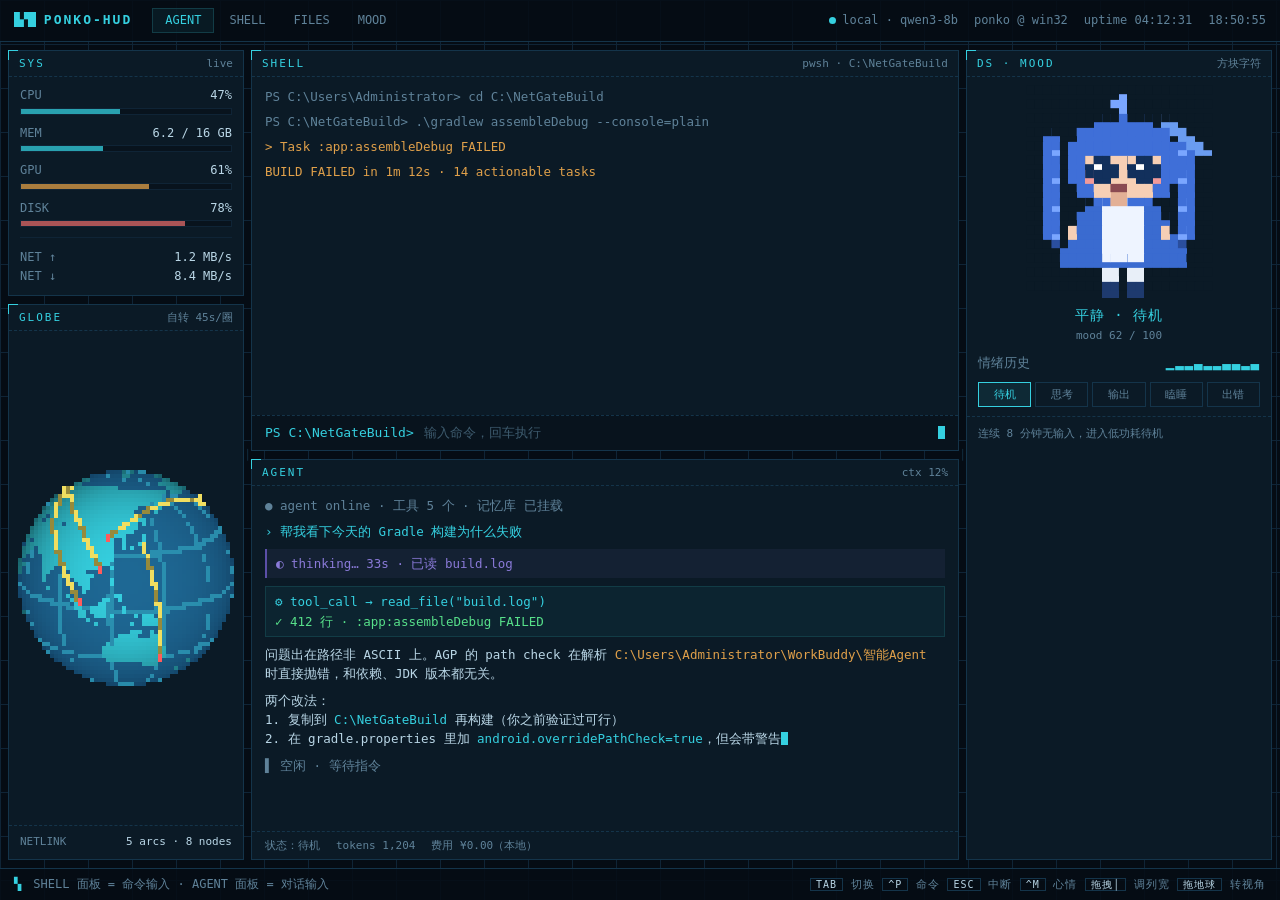
<file: mockup/index.html>
<!DOCTYPE html>
<!-- Ponko-HUD · (c) 2026 visitor257 · MIT License · github.com/visitor257/Ponko-HUD -->
<html lang="zh-CN">
<head>
<meta charset="utf-8">
<title>PONKO-HUD · 界面视觉稿</title>
<style>
  *{box-sizing:border-box}
  :root{
    --accent:#35d0e0;
    --accent-dim:#123c46;
    --line:#14344a;
    --line-soft:#0f2436;
    --bg:#050c14;
    --panel:#0b1a26;
    --panel-2:#08131d;
    --text:#b9d6e6;
    --text-dim:#5f8299;
    --font:"Cascadia Mono","JetBrains Mono","Sarasa Mono SC",Consolas,"Microsoft YaHei Mono",monospace;
  }
  html,body{height:100%}
  body{
    margin:0;background:var(--bg);color:var(--text);
    font-family:var(--font);font-size:13px;line-height:1.55;
    -webkit-font-smoothing:antialiased;
  }
  .app{
    height:100vh;display:grid;grid-template-rows:42px 1fr 32px;
    background-image:linear-gradient(var(--line-soft) 1px,transparent 1px),linear-gradient(90deg,var(--line-soft) 1px,transparent 1px);
    background-size:44px 44px;
  }
  .bar{display:flex;align-items:center;gap:14px;padding:0 14px;border-bottom:1px solid var(--line);background:rgba(5,12,20,.86)}
  .logo{color:var(--accent);letter-spacing:2px;font-weight:600}
  .logo b{background:var(--accent);color:#04141a;padding:0 6px;margin-right:8px}
  .tabs{display:flex;gap:2px;margin-left:6px}
  .tab{padding:2px 12px;color:var(--text-dim);border:1px solid transparent;font-size:12px}
  .tab.on{color:var(--accent);border-color:var(--accent-dim);background:rgba(53,208,224,.07)}
  .spacer{flex:1}
  .meta{color:var(--text-dim);font-size:12px;display:flex;gap:16px;align-items:center}
  .dot{width:7px;height:7px;border-radius:50%;background:var(--accent);display:inline-block;margin-right:6px;animation:pulse 2.4s ease-in-out infinite}
  @keyframes pulse{0%,100%{opacity:1}50%{opacity:.25}}
  .main{display:flex;padding:8px;min-height:0}
  .panel{background:var(--panel);border:1px solid var(--line);display:flex;flex-direction:column;min-height:0;position:relative;transition:border-color .15s}
  .panel:hover{border-color:var(--accent-dim)}
  .col{display:flex;flex-direction:column;gap:8px;min-height:0}
  .split{width:7px;flex:none;cursor:col-resize;display:flex;align-items:center;justify-content:center;color:var(--line)}
  .split::before{content:"│";font-size:10px}
  .split:hover,.split.active{color:var(--accent)}
  .chat::-webkit-scrollbar{width:6px}
  .chat::-webkit-scrollbar-thumb{background:var(--accent-dim)}
  .chat::-webkit-scrollbar-track{background:transparent}
  .panel::after{content:"";position:absolute;top:-1px;left:-1px;width:9px;height:9px;border-top:1px solid var(--accent);border-left:1px solid var(--accent)}
  .ph{padding:4px 10px;font-size:11px;letter-spacing:2px;color:var(--accent);border-bottom:1px dashed var(--line);display:flex;justify-content:space-between}
  .ph span{color:var(--text-dim);letter-spacing:0}
  .pb{padding:9px 11px;overflow:hidden}
  .row{display:flex;justify-content:space-between;margin-bottom:3px;font-size:12px}
  .row i{color:var(--text-dim);font-style:normal}
  .bar-track{height:7px;background:var(--panel-2);border:1px solid var(--line-soft);margin-bottom:9px;position:relative;overflow:hidden}
  .bar-fill{height:100%;background:var(--accent);opacity:.75}
  .bar-fill.warn{background:#e0a04a}
  .bar-fill.crit{background:#e06a6a}
  .sep{height:1px;background:var(--line-soft);margin:10px 0}
  .spark{color:var(--accent);letter-spacing:1px;font-size:14px}
  .kv{display:flex;justify-content:space-between;font-size:12px;color:var(--text-dim)}
  .kv b{color:var(--text);font-weight:400}
  .term{flex:1;padding:9px 13px;overflow-y:auto;font-size:12.5px;color:var(--text-dim);line-height:1.75}
  .term p{margin:0 0 3px}
  .term .warn{color:#e0a04a}
  .cmdline{display:flex;align-items:center;gap:8px;border-top:1px dashed var(--line);padding:7px 13px;background:var(--panel-2)}
  .cmdline .ps{color:var(--accent);white-space:nowrap}
  .cmdline input::placeholder{color:#3d5a6d}
  .moodhist{display:flex;justify-content:space-between;align-items:baseline;padding:0 11px 8px;color:var(--text-dim)}
  /* chat */
  .chat{flex:1;padding:10px 13px;overflow-y:auto;font-size:12.5px}
  .chat p{margin:0 0 7px}
  .sys{color:var(--text-dim)}
  .u{color:var(--accent)}
  .a{color:var(--text)}
  .think{color:#8a7ad8;background:rgba(138,122,216,.07);border-left:2px solid #5b4fa8;padding:5px 9px;margin-bottom:8px}
  .tool{border:1px solid var(--accent-dim);background:rgba(53,208,224,.05);padding:5px 9px;margin-bottom:8px}
  .tool .t{color:var(--accent)}
  .tool .r{color:#57e08a}
  .cursor{display:inline-block;width:7px;height:13px;background:var(--accent);vertical-align:-2px;animation:blink .9s step-end infinite}
  @keyframes blink{0%,49%{opacity:1}50%,100%{opacity:0}}
  .chatfoot{border-top:1px dashed var(--line);padding:5px 13px;font-size:11px;color:var(--text-dim);display:flex;gap:16px}
  /* mood */
  .charbox{padding:10px 0 4px;text-align:center}
  pre.art{margin:0;display:inline-block;font-size:14px;line-height:14px;letter-spacing:0;font-family:var(--font)}
  .moodname{text-align:center;font-size:14px;color:var(--accent);letter-spacing:1px}
  .moodval{text-align:center;font-size:11px;color:var(--text-dim);margin-bottom:8px}
  .chips{display:flex;flex-wrap:wrap;gap:4px;padding:0 11px 9px}
  .chip{flex:1 1 auto;text-align:center;font-size:11px;padding:3px 6px;border:1px solid var(--line);color:var(--text-dim);cursor:pointer;user-select:none;white-space:nowrap}
  .chip:hover{border-color:var(--accent-dim);color:var(--text)}
  .chip.on{border-color:var(--accent);color:var(--accent);background:rgba(53,208,224,.08)}
  .tip{font-size:11px;color:var(--text-dim);padding:0 11px 10px;border-top:1px dashed var(--line);padding-top:8px}
  /* globe */
  .globebox{flex:1;display:flex;align-items:center;justify-content:center;min-height:0;padding:8px;position:relative}
  canvas.globe{image-rendering:pixelated;cursor:grab}
  canvas.globe.grabbing{cursor:grabbing}
  .globeinfo{display:flex;justify-content:space-between;font-size:11px;color:var(--text-dim);padding:0 11px 9px;border-top:1px dashed var(--line);padding-top:7px}
  .globeinfo b{color:var(--text);font-weight:400}
  .foot{display:flex;align-items:center;gap:12px;padding:0 14px;border-top:1px solid var(--line);background:rgba(5,12,20,.86);font-size:12px}
  .prompt{color:var(--accent)}
  .keys{color:var(--text-dim);font-size:11px;margin-left:auto;letter-spacing:1px}
  .keys kbd{border:1px solid var(--line);padding:0 5px;color:var(--text);font-family:var(--font);font-size:10px}
  input.cmd{flex:1;background:transparent;border:0;outline:0;color:var(--text);font-family:var(--font);font-size:12.5px;caret-color:var(--accent)}
</style>
</head>
<body>
<div class="app">

  <div class="bar">
    <div class="logo"><b>▚</b>PONKO-HUD</div>
    <div class="tabs">
      <div class="tab on">AGENT</div>
      <div class="tab">SHELL</div>
      <div class="tab">FILES</div>
      <div class="tab">MOOD</div>
    </div>
    <div class="spacer"></div>
    <div class="meta">
      <span><span class="dot"></span>local · qwen3-8b</span>
      <span id="host">ponko @ win32</span>
      <span>uptime 04:12:31</span>
      <span id="clock">--:--:--</span>
    </div>
  </div>

  <div class="main">

    <div class="col" id="pLeft" style="width:236px;flex:none">
      <div class="panel">
        <div class="ph">SYS<span>live</span></div>
        <div class="pb">
          <div class="row"><i>CPU</i><span>47%</span></div>
          <div class="bar-track"><div class="bar-fill" style="width:47%"></div></div>
          <div class="row"><i>MEM</i><span>6.2 / 16 GB</span></div>
          <div class="bar-track"><div class="bar-fill" style="width:39%"></div></div>
          <div class="row"><i>GPU</i><span>61%</span></div>
          <div class="bar-track"><div class="bar-fill warn" style="width:61%"></div></div>
          <div class="row"><i>DISK</i><span>78%</span></div>
          <div class="bar-track"><div class="bar-fill crit" style="width:78%"></div></div>
          <div class="sep"></div>
          <div class="kv"><span>NET ↑</span><b>1.2 MB/s</b></div>
          <div class="kv"><span>NET ↓</span><b>8.4 MB/s</b></div>
        </div>
      </div>

      <div class="panel" style="flex:1;min-height:0">
        <div class="ph">GLOBE<span id="globestat">自转 45s/圈</span></div>
        <div class="globebox" id="globebox"><canvas class="globe" id="globe"></canvas></div>
        <div class="globeinfo">
          <span>NETLINK</span>
          <b><span id="arcsN">5</span> arcs · <span id="nodesN">8</span> nodes</b>
        </div>
      </div>
    </div>

    <div class="split" id="s1"></div>

    <div class="col" style="flex:1;min-width:0">
      <div class="panel" style="flex:1;min-height:0">
        <div class="ph">SHELL<span>pwsh · C:\NetGateBuild</span></div>
        <div class="term">
          <p>PS C:\Users\Administrator&gt; cd C:\NetGateBuild</p>
          <p>PS C:\NetGateBuild&gt; .\gradlew assembleDebug --console=plain</p>
          <p class="warn">&gt; Task :app:assembleDebug FAILED</p>
          <p class="warn">BUILD FAILED in 1m 12s · 14 actionable tasks</p>
        </div>
        <div class="cmdline">
          <span class="ps">PS C:\NetGateBuild&gt;</span>
          <input class="cmd" placeholder="输入命令，回车执行" spellcheck="false">
          <span class="cursor"></span>
        </div>
      </div>

      <div class="panel" style="flex:1;min-height:0">
        <div class="ph">AGENT<span id="ctx">ctx 12%</span></div>
      <div class="chat">
        <p class="sys">● agent online · 工具 5 个 · 记忆库 已挂载</p>
        <p class="u">› 帮我看下今天的 Gradle 构建为什么失败</p>
        <div class="think">◐ thinking… 33s · 已读 build.log</div>
        <div class="tool">
          <div class="t">⚙ tool_call → read_file("build.log")</div>
          <div class="r">✓ 412 行 · :app:assembleDebug FAILED</div>
        </div>
        <p class="a">问题出在路径非 ASCII 上。AGP 的 path check 在解析
        <span style="color:#e0a04a">C:\Users\Administrator\WorkBuddy\智能Agent</span>
        时直接抛错，和依赖、JDK 版本都无关。</p>
        <p class="a">两个改法：<br>
        1. 复制到 <span class="u">C:\NetGateBuild</span> 再构建（你之前验证过可行）<br>
        2. 在 gradle.properties 里加 <span class="u">android.overridePathCheck=true</span>，但会带警告<span class="cursor"></span></p>
        <p class="sys" id="streamline">▌ 流式输出中 · 3.2 tok/s</p>
      </div>
      <div class="chatfoot">
        <span id="footstate">状态：待机</span>
        <span>tokens 1,204</span>
        <span>费用 ¥0.00（本地）</span>
      </div>
      </div>
    </div>

    <div class="split" id="s2"></div>

    <div class="col" id="pRight" style="width:306px;flex:none">
      <div class="panel" style="flex:1;min-height:0">
        <div class="ph">DS · MOOD<span>方块字符</span></div>
        <div class="charbox"><pre class="art" id="art"></pre></div>
        <div class="moodname" id="moodname">平静 · 待机</div>
        <div class="moodval" id="moodval">mood 62 / 100</div>
        <div class="moodhist"><span>情绪历史</span><span class="spark" id="spark">▁▂▂▃▂▂▃▃▂▃</span></div>
        <div class="chips" id="chips">
          <div class="chip on" data-s="idle">待机</div>
          <div class="chip" data-s="think">思考</div>
          <div class="chip" data-s="stream">输出</div>
          <div class="chip" data-s="sleepy">瞌睡</div>
          <div class="chip" data-s="error">出错</div>
        </div>
        <div class="tip" id="tip">连续 8 分钟无输入，进入低功耗待机</div>
      </div>
    </div>

  </div>

  <div class="foot">
    <span class="prompt">▚</span>
    <span style="color:var(--text-dim)">SHELL 面板 = 命令输入 · AGENT 面板 = 对话输入</span>
    <span class="keys"><kbd>TAB</kbd> 切换 <kbd>^P</kbd> 命令 <kbd>ESC</kbd> 中断 <kbd>^M</kbd> 心情 <kbd>拖拽│</kbd> 调列宽 <kbd>拖地球</kbd> 转视角</span>
  </div>

</div>

<script>
/*PIXEL-BEGIN*/
const W = 22, H = 30, BG = '#0b1a26';
const P = {
  hair:'#3f6fd8', hi:'#7aa6ff', dark:'#2a4e9e',
  skin:'#f6cfb5', sh:'#e3b096',
  eye:'#12305c', white:'#ffffff', blush:'#f19a9a',
  dress:'#3a6bd0', apron:'#eef4ff', sock:'#e8eff8', shoe:'#1e3a6e',
  fin:'#6a9cf0', zzz:'#93bcff', spark:'#ffe08a', tear:'#8fd8ff', mouth:'#8a4a52'
};
function build(st){
  const g=[]; for(let y=0;y<H;y++) g.push(new Array(W).fill(BG));
  const set=(x,y,c)=>{ x=Math.round(x); y=Math.round(y); if(x>=0&&x<W&&y>=0&&y<H) g[y][x]=c; };
  const ell=(cx,cy,rx,ry,c,f)=>{
    for(let y=Math.floor(cy-ry);y<=Math.ceil(cy+ry);y++)
      for(let x=Math.floor(cx-rx);x<=Math.ceil(cx+rx);x++){
        const dx=(x-cx)/rx, dy=(y-cy)/ry;
        if(dx*dx+dy*dy<=1 && (!f||f(x,y))) set(x,y,c);
      }
  };
  for(let y=7;y<=21;y++){ set(2,y,P.hair); set(3,y,P.hair); set(18,y,P.hair); set(19,y,P.hair); }
  for(let y=9;y<=21;y+=4){ set(3,y,P.hi); set(18,y,P.hi); }
  set(3,22,P.dark); set(18,22,P.dark);
  set(11,1,P.hi); set(11,2,P.hi); set(11,3,P.hi); set(10,2,P.hi);
  for(let i=0;i<5;i++){ set(16+i,5+i,P.fin); set(17+i,5+i,P.fin); }
  ell(11,10.5,7,6.5,P.hair);
  ell(11,8.6,6.2,4.4,P.hi,(x,y)=> y<9 && x<14 && x>8);
  ell(11,11.6,4.7,4.5,P.skin);
  ell(11,10.5,7,6.5,P.hair,(x,y)=> y<=9);
  ell(11,10.5,7,6.5,P.hair,(x,y)=> y>9 && (x<=5 || x>=17));
  const eyeL=8.5, eyeR=13.5;
  if(st==='sleepy'){
    for(let x=eyeL-1.5;x<=eyeL+1.5;x++) set(x,12,P.eye);
    for(let x=eyeR-1.5;x<=eyeR+1.5;x++) set(x,12,P.eye);
  } else if(st==='error'){
    [-1,0,1].forEach(d=>{ set(eyeL-1+d,12+(d===0?-1:0),P.eye); set(eyeR-1+d,12+(d===0?-1:0),P.eye); });
  } else if(st==='think'){
    ell(eyeL,11.6,1.7,1.9,P.eye);
    for(let x=eyeR-1.5;x<=eyeR+1.5;x++) set(x,12,P.eye);
  } else {
    const r = st==='stream' ? 2.05 : 1.7;
    ell(eyeL,11.6,r,r*1.15,P.eye); ell(eyeR,11.6,r,r*1.15,P.eye);
    set(eyeL-0.6,11,P.white); set(eyeR-0.6,11,P.white);
  }
  if(st==='idle'||st==='stream'){ set(7,13.4,P.blush); set(15,13.4,P.blush); }
  if(st==='stream'){ set(10,14,P.mouth); set(11,14,P.mouth); set(10,15,P.mouth); set(11,15,P.mouth); }
  else if(st==='error'){ set(10,15,P.mouth); set(11,14.6,P.mouth); set(12,15,P.mouth); }
  else { set(10,14,P.mouth); set(11,14,P.mouth); }
  if(st==='sleepy'){ set(2,5,P.zzz); set(3,4,P.zzz); set(4,3,P.zzz); set(1,3,P.zzz); }
  if(st==='think'){ set(18,13,P.spark); set(19,13,P.spark); set(20,13,P.spark); }
  if(st==='stream'){ set(4,4,P.spark); set(20,16,P.spark); set(3,17,P.spark); }
  if(st==='error'){ set(15,14,P.tear); set(15,15,P.tear); }
  set(10,15,P.sh); set(11,15,P.sh); set(10,16,P.sh); set(11,16,P.sh);
  for(let y=17;y<=25;y++){ const hw=Math.round(4+(y-17)*0.42); for(let x=11-hw;x<=11+hw;x++) set(x,y,P.dress); }
  for(let y=18;y<=24;y++) for(let x=9;x<=13;x++) set(x,y,P.apron);
  for(let x=9;x<=13;x++) set(x,17,P.apron);
  set(6,18,P.dress); set(6,19,P.dress); set(5,20,P.skin); set(5,21,P.skin);
  set(15,18,P.dress); set(15,19,P.dress); set(16,20,P.skin); set(16,21,P.skin);
  for(let y=26;y<=27;y++){ set(9,y,P.sock); set(10,y,P.sock); set(12,y,P.sock); set(13,y,P.sock); }
  for(let y=28;y<=29;y++){ set(9,y,P.shoe); set(10,y,P.shoe); set(12,y,P.shoe); set(13,y,P.shoe); }
  return g;
}
/*PIXEL-END*/

const STATES = {
  idle:   {name:'平静 · 待机',  color:'#35d0e0', mood:62, sp:'▁▂▂▃▂▂▃▃▂▃', foot:'状态：待机',   line:'▌ 空闲 · 等待指令',        tip:'连续 8 分钟无输入，进入低功耗待机'},
  think:  {name:'专注 · 思考中', color:'#ffb454', mood:78, sp:'▃▄▃▅▆▅▄▅▆▇', foot:'状态：思考中', line:'◐ 推理中 · 已调用 1 个工具', tip:'上下文 12% · 单轮思考 33s'},
  stream: {name:'兴奋 · 输出中', color:'#57e08a', mood:88, sp:'▂▃▅▆▇█▇▆▇█', foot:'状态：输出中', line:'▌ 流式输出中 · 3.2 tok/s',  tip:'3.2 tok/s · 已输出 1,204 tokens'},
  sleepy: {name:'困倦 · 打瞌睡', color:'#8b7ff0', mood:30, sp:'▅▄▃▂▂▁▁▁▂▁', foot:'状态：打瞌睡', line:'z Z z · 已 42 分钟空闲',    tip:'已 42 分钟空闲，建议丢点新任务给它'},
  error:  {name:'沮丧 · 出错',  color:'#ff6b6b', mood:22, sp:'▆▅▇▆▅▃▂▁▁▁', foot:'状态：出错',   line:'! 上次构建失败 · 重试中', tip:'上一轮工具调用失败，心情回落'}
};

const art = document.getElementById('art');
function render(state){
  const g = build(state);
  let html = '';
  for(let y=0; y<H; y+=2){
    for(let x=0; x<W; x++){
      html += '<span style="color:'+g[y][x]+';background:'+g[y+1][x]+'">▀</span>';
    }
    html += '\n';
  }
  art.innerHTML = html;
  const m = STATES[state];
  document.documentElement.style.setProperty('--accent', m.color);
  document.getElementById('moodname').textContent = m.name;
  document.getElementById('moodval').textContent = 'mood ' + m.mood + ' / 100';
  document.getElementById('tip').textContent = m.tip;
  document.getElementById('spark').textContent = m.sp;
  document.getElementById('footstate').textContent = m.foot;
  document.getElementById('streamline').textContent = m.line;
}

document.getElementById('chips').addEventListener('click', e=>{
  const chip = e.target.closest('.chip');
  if(!chip) return;
  document.querySelectorAll('.chip').forEach(c=>c.classList.remove('on'));
  chip.classList.add('on');
  render(chip.dataset.s);
});

function tick(){
  const d = new Date();
  const p = n => String(n).padStart(2,'0');
  document.getElementById('clock').textContent = p(d.getHours())+':'+p(d.getMinutes())+':'+p(d.getSeconds());
}
function makeDrag(split, panel, dir){
  let sx=0, sw=0;
  split.addEventListener('mousedown', e=>{ sx=e.clientX; sw=panel.offsetWidth; split.classList.add('active'); e.preventDefault(); });
  window.addEventListener('mousemove', e=>{
    if(split.classList.contains('active')) panel.style.width = Math.max(170, sw + (e.clientX - sx)*dir) + 'px';
  });
  window.addEventListener('mouseup', ()=> split.classList.remove('active'));
}
makeDrag(document.getElementById('s1'), document.getElementById('pLeft'), 1);
makeDrag(document.getElementById('s2'), document.getElementById('pRight'), -1);

/* ---- GLOBE：locationGlobe 的字符网格复刻（球面反投影 + 半块字符） ---- */
const MASK_B64="////////////////////////////////////////////////////////////////////////////////////////////////////////////////////////[base64]/8wAAP///gAAAAAAAAAAAAAAAAAAAAAAAAAAAAAAAAAAAAAAAAAAAAAAAAv//4D/////no+AAAAAAAAAAAAAAAAAAAAAAAAAAAAAAAAAAAAAAAAAAAAAA+AD/x///////+AAAAAAAAAAAAAAAAAAPgAAAAAAAAAAAAAAAAAAAAAAAAAAA///+Af//////4AAAAAfHgAAAAAAAAAAD4AAAAAAAAAAAAAAAAAAAAAAAAADzH//5////////wAAAAAfsAAAAAAAAAAAAD4AAAAAAAAAAAAAAAAAAAAAAEYIABO/Ad///////+AAAAAOCAAAAAAAAAAAAAcAAAAAAAAAAAAAAAAAAAAAB9CAA69+AP///////8AAAAAAAAAAAAAA4AAAAB+8AAAAAAAAAAAAAAAAAAAAAX/4czj4AAAP/////uAAAAAAAAAAAADgAAAB////AAAB9oAAAAAAAAAAAAAAOAgAAAAAAAAH////+eAAAAAAAAAAAAOAAAAf////AAAAAAAAAAAAAAAAAAAAP+AYe+O9AAAD////v8AAAAAAAAAAAA4AAAH//////H4AGAAAAAAAAAAAAAAAfv+4/Q/9gAAD////6wAAAAAAAAAAABwAHln///////8AfwAAAAAwAAAAAAAAOP/8E4//9AADf////wAAAAAAAAAAADwAP/////////4///wAAAAAAAP8AAAEAHf+B8f//YAA////+wAAAAAAD/gAAAcA///////////////8AAAAAB///+f/3H//D+Dzf4AB3///8AAAAAAB//4AAQA+fv///////////////v8wAP////////R8D/z5P+AAf//zAAAAAAAP///wMH//3+/////////////////+AD/////+///////4f/wA///wAAAAAAAP///+P////v//////////////////4E//////8//////gjv+A///gAAAAAAAf//5+P//////////////////////74///////4/////7A/+YAf/wAA/8AAAA/8f+D///////////////////////AwIf///////////zw//gAP/gAAP8AAAD/4/+f//////////////////////+AMH///////////+HIA/wAP/gAADAAAAP/z/////////////////////////+AAf///////////8AwgHAAD/AAAAAAAA//H/////////////////////////7AAf///////9///wAA/AAAB+AAAAAAAB/+H/O////////////////////jv+AAAP//z////////wAA/4AAAOAAAAAAAB//H/n////////////////////A/8AAAR/bAD////9//gAA/4wAAAAAAAAAAB//g7///////////////////++DgAAAAAD0AAf//////4AA/94AAAAAAAAAYA52D7/3////////////////4AAHAAAAAADcAAP////+/8AAf/8AAAAAAAAD8AC+i///////////////////wAAfgAAAAAMAAAD///////wCf/+AAAAAAAAA8AOeH///////////////////AAA/gAAAABwAAAD///////+Af//AAAAAAAAA8APQH//////////////v///8AAA/AAAAAEAAAAAf///////z///4AAAAAAAHuANRv//////////////v///+AAA/AAAAAQAAAABf///////x///8AAAAAAAPHg/////////////////f////6AA8AAAAAAAAAAAn///////5///8AAAAAAAPPx////////////////9/////+AA4AAAAAAAAAAAD///////////4AAAAAAAAP3///////////////9//////6AAgAAAAAAAAAAAD///////////kAAAAAAAAQf//////////////////////7AAAAAAAAAAAAAABv/////v//+MPAAAAAAAAC///////////////////////7AAAAAAAAAAAAAAAf/////z///wfgAAAAAAAf///////////////////////yAAAAAAAAAAAAAAAP////+B///gDgAAAAAAAH///////////////////////iAAAAAAAAAAAAAAAP/////////pAAAAAAAAAD/////vv////////////////DAAAAAAAAAAAAAAAP/////5H//+AAAAAAAAAB//v//H//f/////////////+AAAAAAAAAAAAAAAAP/////7n/+4AAAAAAAAAB//H/+AP/P/////////////8CAAAAAAAAAAAAAAAP/////z8fwAAAAAAAAADj/jz/8AD/H/////////////4HwAAAAAAAAAAAAAAP/////zx/gAAAAAAAAAH/4Bw/8AB/B///+////////+ADAAAAAAAAAAAAAAAP//////v/wAAAAAAAAAH/4A8f8PB/g////////////8AAAAAAAAAAAAAAAAAP///////8AAAAAAAAAAH/gMHfJ///x////////////4AMAAAAAAAAAAAAAAAP///////8AAAAAAAAAAH/IMCOP///x///////////ZwAMAAAAAAAAAAAAAAAH///////4AAAAAAAAAAH/AACHH///g///////////BwAMAAAAAAAAAAAAAAAH///////wAAAAAAAAAAH+AAYGH///x///////////44CYAAAAAAAAAAAAAAAD///////wAAAAAAAAAAAgf+AABs//////////////g4D4AAAAAAAAAAAAAAAB///////4AAAAAAAAAAAh/+AAgE//////////////A4f4AAAAAAAAAAAAAAAB///////gAAAAAAAAAAB//+AAAA//////////////Ax2AAAAAAAAAAAAAAAAAP/////+AAAAAAAAAAAD//+AAAB//////////////wjwAAAAAAAAAAAAAAAAAH/////8AAAAAAAAAAAH///4OAB//////////////wDAAAAAAAAAAAAAAAAAAH/////4AAAAAAAAAAAP///8P4T//////////////wCAAAAAAAAAAAAAAAAAACf////4AAAAAAAAAAAP////v////////////////4AAAAAAAAAAAAAAAAAAAB///zgYAAAAAAAAAAAP/////////n///////////wAAAAAAAAAAAAAAAAAAAAv//AAYAAAAAAAAAAAf/////////n///////////wAAAAAAAAAAAAAAAAAAAB3/+AAcAAAAAAAAAAB///////8//z///////////gAAAAAAAAAAAAAAAAAAAAb/+AAMgAAAAAAAAAD///////8//4X//////////AAAAAAAAAAAAAAAAAAAAAJ/+AANAAAAAAAAAAH///////+f/0T//////////AAAAAAAAAAAAAAAAAAAAAI/8AABAAAAAAAAAAH///////+f/94Af///////+QAAAAAAAAAAAAAAAAAAAACf8AAAoAAAAAAAAAP////////P//+AP///////4wAAAAAAAAAAAAAAAAAAAAAP8AAvAAAAAAAAAAf////////n///AH///////AgAAAAAAAAAAAAAAAAAAAAAH+AYTgAAAAAAAAAf////////n//+AD///P//+AAAAAAAAAAAAAAAAAAAAAAAH+B4AYAAAAAAAAAf////////j//+AA//4P/+IAAAAAAAAAAAAAAAgAAAAAAAH/B4ABwAAAAAAAAf////////h//8AAf/gD/8YAAAAAAAAAAAAAAAAAAAAAAAD/nwAH9AAAAAAAAP////////x//4AAf/AD/8QAAAAAAAAAAAAAAAAAAAAAAAAf/wAAAAAAAAAAAP////////4//gAAf+AB/+AAwAAAAAAAAAAAAAAAAAAAAAAH/wAAAAAAAAAAAf////////4/+AAAf8AD//AAwAAAAAAAAAAAAAAAAAAAAAAAP/AAAAAAAAAAAf////////+f8AAAP4AAP/gAwAAAAAAAAAAAAAAAAAAAAAAAD/gAAAAAAAAAAf////////+fgAAAPwAAP/gAwAAAAAAAAAAAAAAAAAAAAAAAA/gAAAAAAAAAAf/////////eAAAAHwAAP/gAsAAAAAAAAAAAAAAAAAAAAAAAAHgAAAAAAAAAAf/////////gBAAAHwAAM/gAGAAAAAAAAAAAAAAAAAAAAAAAADABoAAAAAAAAf/////////gIAAADwAAMfgALAAAAAAAAAAAAAAAAAAAAAAAADgP/OAAAAAAAH//////////4AAADwAAIPABAAAAAAAAAAAAAAAAAAAAAAAAABwPf+AAAAAAAD//////////4AAAD4AAIGACJAAAAAAAAAAAAAAAAAAAAAAAAA9///AAAAAAAB//////////wAAABIAAMAAEHAAAAAAAAAAAAAAAAAAAAAAAAAE///wAAAAAAB//////////wAAAAMAAGAAALgAAAAAAAAAAAAAAAAAAAAAAAAAf//4AAAAAAAf/////////gAAAAMAADAAMDAAAAAAAAAAAAAAAAAAAAAAAAAA////gAAAAAAP/B///////gAAAAAABDgAeAAAAAAAAAAAAAAAAAAAAAAAAAAAf///4AAAAAACAA3//////AAAAAAAAzwA+AAAAAAAAAAAAAAAAAAAAAAAAAAAf///4AAAAAAAAAL/////+AAAAAAAAZwB8AAAAAAAAAAAAAAAAAAAAAAAAAAA////8AAAAAAAAAD/////8AAAAAAAAPwH8AIAAAAAAAAAAAAAAAAAAAAAAAAB////+AAAAAAAAAH/////4AAAAAAAAHwf8AYAAAAAAAAAAAAAAAAAAAAAAAAD/////AAAAAAAAAH/////gAAAAAAAAH4f80IAAAAAAAAAAAAAAAAAAAAAABAH/////gAAAAAAAAH///z/gAAAAAAAAD4f8ASgAAAAAAAAAAAAAAAAAAAAAAAH/////8AAAAAAAAH///z/AAAAAAAAAB8P5wRwAAAAAAAAAAAAAAAAAAAAAAAH/////+AAAAAAAAD////+AAAAAAAAAB+P5wAT4AAAAAAAAAAAAAAAAAAAAAAH//////4AAAAAAAB////8AAAAAAAAAA+C5Qqf/AAAAAAAAAAAAAAAAAAAAAAH//////8AAAAAAAA//+/8AAAAAAAAAAcAAQAH/gAAAAAAAAAAAAAAAAAAAAAH///////gAAAAAAA//+/4AAAAAAAAAAMABAAI/xwAAAAAAAAAAAAAAAAAAAAH///////gAAAAAAA////8AAAAAAAAAADgAAAI/8BAAAAAAAAAAAAAAAAAAAAD///////gAAAAAAAf//f4AAAAAAAAAAB+AABA/4AAAAAAAAAAAAAAAAAAAAAB///////gAAAAAAAf///8AAAAAAAAAAAAu5gAPMACAAAAAAAAAAAAAAAAAAAA///////AAAAAAAAf///8AAAAAAAAAAAABCAACHgGAAAAAAAAAAAAAAAAAAAA///////AAAAAAAAP//9+AAAAAAAAAAAAAAAAAAAAAAAAAAAAAAAAAAAAAAAAf/////+AAAAAAAAP//9+AAAAAAAAAAAAAADgCAAAAAAAAAAAAAAAAAAAAAAAf/////8AAAAAAAAf//9+AQAAAAAAAAAAAAD+CAAAAAAAAAAAAAAAAAAAAAAAP/////4AAAAAAAAf//9+AwAAAAAAAAAAAAD8HAAAAAAAAAAAAAAAAAAAAAAAP/////4AAAAAAAA////+AwAAAAAAAAAAAB/8HgAAAAAAAAAAAAAAAAAAAAAAH3////4AAAAAAAA////+DwAAAAAAAAAAAD/+HwAAAAAAAAAAAAAAAAAAAAAAB/////4AAAAAAAA////8PwAAAAAAAAAAAH//HwAABABAAAAAAAAAAAAAAAAAAf////4AAAAAAAA////wPwAAAAAAAAAAAP///wAAAAAAAAAAAAAAAAAAAAAAAP////wAAAAAAAA////gPgAAAAAAAAAAAP///wAAAAAAAAAAAAAAAAAAAAAAAP////wAAAAAAAAf///APgAAAAAAAAAAAf///8AAAAAAAAAAAAAAAAAAAAAAAP////wAAAAAAAAf//+APgEAAAAAAAAAD////+AAIAAAAAAAAAAAAAAAAAAAAP////gAAAAAAAAP//+AfAAAAAAAAAAAf////+AAEAAAAAAAAAAAAAAAAAAAAP////AAAAAAAAAP///AfAAAAAAAAAAA//////gAAAAAAAAAAAAAAAAAAAAAAf///4AAAAAAAAAP///APAAAAAAAAAAA//////gAAAAAAAAAAAAAAAAAAAAAAP///gAAAAAAAAAH//+AOAAAAAAAAAAB//////wAAAAAAAAAAAAAAAAAAAAAAf///AAAAAAAAAAH//4AEAAAAAAAAAAB//////4AAAAAAAAAAAAAAAAAAAAAAf//+AAAAAAAAAAH//4AAAAAAAAAAAAB//////4AAAAAAAAAAAAAAAAAAAAAAf///AAAAAAAAAAH//4AAAAAAAAAAAAA//////4AAAAAAAAAAAAAAAAAAAAAAf//+AAAAAAAAAAD//wAAAAAAAAAAAAA//////8AAAAAAAAAAAAAAAAAAAAAAf//8AAAAAAAAAAB//gAAAAAAAAAAAAAf/////4AAAAAAAAAAAAAAAAAAAAAA///8AAAAAAAAAAB//gAAAAAAAAAAAAAf/////4AAAAAAAAAAAAAAAAAAAAAA///4AAAAAAAAAAA//AAAAAAAAAAAAAAP/////4AAAAAAAAAAAAAAAAAAAAAA///wAAAAAAAAAAA/+AAAAAAAAAAAAAAP/AP//wAAAAAAAAAAAAAAAAAAAAAA///gAAAAAAAAAAA/4AAAAAAAAAAAAAAf8AH//wAAAAAAAAAAAAAAAAAAAAAA///AAAAAAAAAAAAYAAAAAAAAAAAAAAAOAAF//gAAAAAAAAAAAAAAAAAAAAAB//4AAAAAAAAAAAAAAAAAAAAAAAAAAAAAAAA//AAABAAAAAAAAAAAAAAAAAAB//4AAAAAAAAAAAAAAAAAAAAAAAAAAAAAAAAP/AAAAgAAAAAAAAAAAAAAAAAD//4AAAAAAAAAAAAAAAAAAAAAAAAAAAAAAAAP/AAAAQAAAAAAAAAAAAAAAAAB//wAAAAAAAAAAAAAAAAAAAAAAAAAAAAAAAABYAAAA8AAAAAAAAAAAAAAAAAB/8AAAAAAAAAAAAAAAAAAAAAAAAAAAAAAAAAAAAAAA4AAAAAAAAAAAAAAAAAD/8AAAAAAAAAAAAAAAAAAAAAAAAAAAAAAAAAAAAAAAYAAAAAAAAAAAAAAAAAD/gAAAAAAAAAAAAAAAAAAAAAAAAAAAAAAAAAAcAAADAAAAAAAAAAAAAAAAAAD/4AAAAAAAAAAAAAAAAAAAAAAAAAAAAAAAAAAcAAAHAAAAAAAAAAAAAAAAAAB/gAAAAAAAAAAAAAAAAAAAAAAAAAAAAAAAAAAIAAAOAAAAAAAAAAAAAAAAAAH/gAAAAAAAAAAAAAAAAAAAAAAAAAAAAAAAAAAAAAA4AAAAAAAAAAAAAAAAAAH+AAAAAAAAAAAAAAAAAAAAAAAAAAAAAAAAAAAAAAB4AAAAAAAAAAAAAAAAAAO8AAAAAAAAAAAAAAAAAAAAAAAAAAAAAAAAAAAAAAAwAAAAAAAAAAAAAAAAAAG/gAAAAAAAAAAAAAAAAAAAAAAAAAAAAAAAAAAAAAAAAAAAAAAAAAAAAAAAAAP/[base64]/AAAAAAAAAAAAAAAAAAf4AAAAOBQANAOk1AAAAAAAAAAAAAAAAAAAAAAAAAD+AAAAAAAAAAAAAAAAAB3/0AAA//4AAAB/d/wAAAAAAAAAAAAAAAAAAAAAAAB/gAAAAAAAAAAAAAAAAfv/+cAf//2IACD/f/8AAAAAAAAAAAAAAAAAAAAAAAj+AAAAAAAAAAAAAAAyAv///7x///+EAD//////4AAAAAAAAAAAAAAAAAAAAD//AAAAAAAAB//+V////P///7////+AAD///////gAAAAAAAAAAAAAAAAAAAB//AAAAAAAA5+f/P/3/X/////f///+G8f////////gAAAAAAAAAAAAAA/AAAB//AAAAAAAff///79/+Y////4/////+f/////////wAAAAAAAAABAAAAv/+G///AAAAAAD/////////f///4X///////////////8AAAAAAAAAAf//gAf/////+AAAAAB/3/////////////r///////////////4AAAAAAAB////7/nj//////gAAAAB//////////////////////////////4gAAAAAAA/////////////9//gAAACfH/////////////9//////////////8AAAAAAD////8P///////33/wCAAB98/////////////////////////////8CvA/8D///8MBA/////9/57w8AcAfB///////////////////////////////n//////ge/Af///////+QAAAIOZ9f//x///////////////////////////////A/5+H///j///////4AHANAcfAAE3////////////////////////////g//4AAYKH///gD////////wAAAfgAAAf//////////////////////////+J3gf4AAAAAf/8AB///////5AAAHAB9//////////////////////////////+QAAAAAAAAAAAAA///////wAAA/wAb///u///////////////////////9///r8AwAAAAAAAAAMBbj///+AAAAf/QB///////////////////////+f//////+AAOgcjAAAAAAOB////f/+gHH////3///////////////////////////////EgPP/gDAAT/9f///////wAP///////////////////////////////////////4/////////////////////////////+//////////////////////////////////////////////////////////////////////////////////////////////////////////////////////////////////////////////////////";
const Globe=(function(){
  const ARCS=[[39.90,116.40,37.77,-122.42],[51.51,-0.13,1.35,103.82],[35.68,139.69,-33.87,151.21],
              [52.52,13.40,40.71,-74.01],[22.30,114.17,51.51,-0.13]];
  const NODES=[[39.90,116.40],[51.51,-0.13],[1.35,103.82],[40.71,-74.01],
               [37.77,-122.42],[-33.87,151.21],[52.52,13.40],[22.30,114.17]];
  const rad=d=>d*Math.PI/180, deg=r=>r*180/Math.PI;
  function w(lat,lon){const la=rad(lat),lo=rad(lon);
    return [Math.cos(la)*Math.sin(lo),Math.sin(la),Math.cos(la)*Math.cos(lo)];}
  // ---- 海陆位图（360x180 bit，MSB 在左，row0=北纬90）
  const bin=atob(MASK_B64), M=new Uint8Array(bin.length);
  for(let i=0;i<bin.length;i++)M[i]=bin.charCodeAt(i);
  function isLand(lat,lon){
    let c=Math.floor((lon+180)/360*360)%360; if(c<0)c+=360;
    let r=Math.floor((90-lat)/180*180); r=r<0?0:(r>179?179:r);
    const i=r*360+c; return (M[i>>3]>>(7-(i&7)))&1;
  }
  function toView(x,y,z,yaw,pitch){
    const a=rad(-yaw),ca=Math.cos(a),sa=Math.sin(a);
    const x1=x*ca+z*sa,z1=-x*sa+z*ca;
    const cp=Math.cos(rad(pitch)),sp=Math.sin(rad(pitch));
    return [x1,y*cp-z1*sp,y*sp+z1*cp];
  }
  function unproject(sx,sy,yaw,pitch){
    const r2=sx*sx+sy*sy; if(r2>1)return null;
    const sz=Math.sqrt(1-r2);
    const cp=Math.cos(rad(pitch)),sp=Math.sin(rad(pitch));
    const y1=sy*cp+sz*sp,z1=-sy*sp+sz*cp;
    const b=rad(yaw),x0=sx*Math.cos(b)+z1*Math.sin(b),z0=-sx*Math.sin(b)+z1*Math.cos(b);
    return [deg(Math.asin(Math.max(-1,Math.min(1,y1)))),deg(Math.atan2(x0,z0)),sz];
  }
  // 弧线预采样（世界坐标，抬升量随球面距离变化）
  const arcPts=ARCS.map((a,ai)=>{
    const p=w(a[0],a[1]),q=w(a[2],a[3]);
    const dot=Math.max(-1,Math.min(1,p[0]*q[0]+p[1]*q[1]+p[2]*q[2]));
    const ang=Math.acos(dot);
    const m=[p[0]+q[0],p[1]+q[1],p[2]+q[2]];
    const n=Math.hypot(m[0],m[1],m[2])||1;
    const L=1.05+0.45*ang/Math.PI;
    const c=[m[0]/n*L,m[1]/n*L,m[2]/n*L];
    const pts=[];
    for(let i=0;i<=160;i++){const t=i/160,u=1-t;
      pts.push([u*u*p[0]+2*u*t*c[0]+t*t*q[0],u*u*p[1]+2*u*t*c[1]+t*t*q[1],
                u*u*p[2]+2*u*t*c[2]+t*t*q[2],t]);}
    return pts;
  });
  const lerpC=(a,b,t)=>[a[0]+(b[0]-a[0])*t,a[1]+(b[1]-a[1])*t,a[2]+(b[2]-a[2])*t];
  const hex=h=>{h=(h||'').trim().replace('#','');
    return [parseInt(h.substr(0,2),16)||80,parseInt(h.substr(2,2),16)||208,parseInt(h.substr(4,2),16)||224];};
  const cv=document.getElementById('globe'),box=document.getElementById('globebox');
  const ctx=cv.getContext('2d');
  const SEA=[14,52,84],SEAL=[30,104,148],GRID=[44,150,180],
        ARC=[240,222,96],ARCD=[150,138,60],NODE=[255,92,92];
  let cols=0,rows=0,img=null;
  let yaw=116,pitch=18,dragging=false,lx=0,ly=0,last=0;
  function fit(){
    const s=Math.max(96,Math.min(box.clientWidth-18,box.clientHeight-18));
    const side=Math.max(64,Math.floor(s/8)*8);
    cols=side/4;rows=side/8;
    cv.width=cols*4;cv.height=rows*8;
    img=ctx.createImageData(cv.width,cv.height);
  }
  function draw(now){
    const dt=Math.min(0.1,(now-last)/1000||0);last=now;
    if(!dragging)yaw=(yaw+8*dt)%360;              // 45s 一圈，同 eDEX dayLength
    const acc=hex(getComputedStyle(document.documentElement).getPropertyValue('--accent'));
    const landDim=[acc[0]*0.22|0,acc[1]*0.22|0,acc[2]*0.22|0];
    const d=img.data,W4=cv.width;
    for(let i=3;i<d.length;i+=4)d[i]=0;
    const put=(px,py,c)=>{const x0=px*4,y0=py*4;
      for(let yy=0;yy<4;yy++){let o=(y0+yy)*W4*4+x0*4;
        for(let xx=0;xx<4;xx++){d[o]=c[0];d[o+1]=c[1];d[o+2]=c[2];d[o+3]=255;o+=4;}}};
    const top=new Array(cols*rows),bot=new Array(cols*rows);
    for(let cy=0;cy<rows;cy++)for(let cx=0;cx<cols;cx++){
      let up=null,dn=null;
      for(let half=0;half<2;half++){
        const j=cy*2+half;
        const sx=(cx+0.5)/cols*2-1, sy=1-(j+0.5)/(rows*2)*2;
        const hit=unproject(sx,sy,yaw,pitch);
        if(!hit)continue;
        const light=0.22+0.78*Math.pow(hit[2],0.85);
        let c;
        if(isLand(hit[0],hit[1])) c=lerpC(landDim,acc,light);
        else{
          c=lerpC(SEA,SEAL,light);
          const dla=Math.abs(((hit[0]+90)%30)-15),dlo=Math.abs(((hit[1]+180)%30)-15);
          if(dla>13.7||dlo>13.7)c=lerpC(c,GRID,0.85);   // 经纬网
        }
        if(half===0)up=c;else dn=c;
      }
      top[cy*cols+cx]=up;bot[cy*cols+cx]=dn;
    }
    const T=now/1000;
    arcPts.forEach((pts,ai)=>{
      for(const p of pts){
        const v=toView(p[0],p[1],p[2],yaw,pitch);
        if(v[2]<=0.02)continue;
        const px=Math.floor((v[0]+1)/2*cols),py=Math.floor((1-v[1])/2*rows*2);
        if(px<0||px>=cols||py<0||py>=rows*2)continue;
        const r=py>>1,k=cols*r+px;
        if(top[k]==null&&bot[k]==null)continue;
        const beat=0.5+0.5*Math.sin(ai*1.7+8*Math.PI*(p[3]-0.5)+T*2);
        const c=beat>0.35?ARC:ARCD;
        if(py%2===0){top[k]=c;if(bot[k]==null)bot[k]=c;}
        else{bot[k]=c;if(top[k]==null)top[k]=c;}
      }
    });
    for(const n of NODES){
      const v=toView(w(n[0],n[1])[0],w(n[0],n[1])[1],w(n[0],n[1])[2],yaw,pitch);
      if(v[2]<=0.02)continue;
      const px=Math.max(0,Math.min(cols-1,Math.floor((v[0]+1)/2*cols)));
      const py=Math.max(0,Math.min(rows*2-1,Math.floor((1-v[1])/2*rows*2)));
      const k=cols*(py>>1)+px;
      if(top[k]==null&&bot[k]==null)continue;
      top[k]=NODE;bot[k]=NODE;
    }
    for(let r=0;r<rows;r++)for(let c=0;c<cols;c++){
      const t=top[r*cols+c],b=bot[r*cols+c];
      if(t)put(c,r*2,t);
      if(b)put(c,r*2+1,b);
    }
    ctx.putImageData(img,0,0);
    requestAnimationFrame(draw);
  }
  cv.addEventListener('mousedown',e=>{dragging=true;lx=e.clientX;ly=e.clientY;
    cv.classList.add('grabbing');document.getElementById('globestat').textContent='手动 · 拖拽中';e.preventDefault();});
  window.addEventListener('mousemove',e=>{
    if(!dragging)return;
    yaw+=(e.clientX-lx)*0.45;
    pitch=Math.max(-60,Math.min(70,pitch-(e.clientY-ly)*0.35));
    lx=e.clientX;ly=e.clientY;});
  window.addEventListener('mouseup',()=>{if(!dragging)return;dragging=false;
    cv.classList.remove('grabbing');document.getElementById('globestat').textContent='自转 45s/圈';});
  window.addEventListener('resize',fit);
  fit();
  requestAnimationFrame(t=>{last=t;draw(t);});
  return {};
})();

tick(); setInterval(tick, 1000);

const q = new URLSearchParams(location.search).get('mood');
const start = q && STATES[q] ? q : 'idle';
if(start !== 'idle'){
  document.querySelectorAll('.chip').forEach(c=>c.classList.toggle('on', c.dataset.s===start));
}
render(start);
</script>
</body>
</html>
</file>
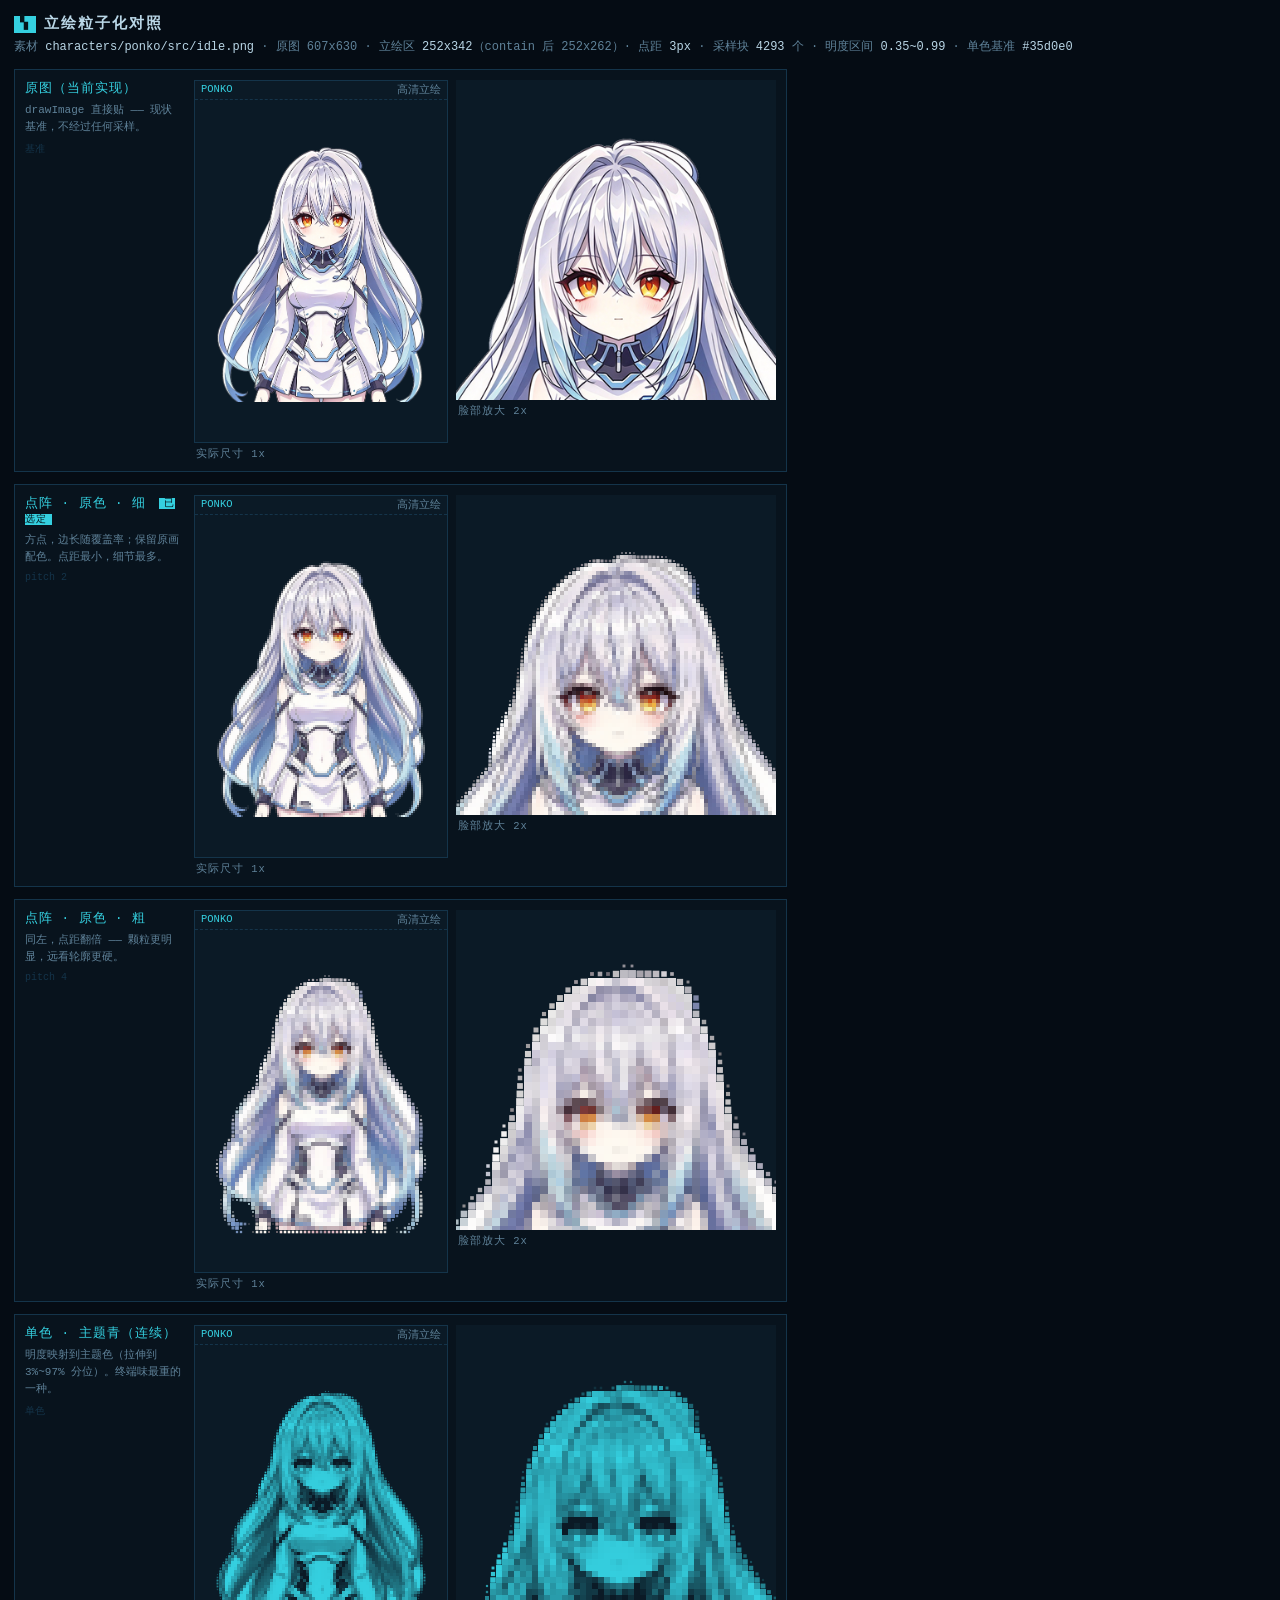
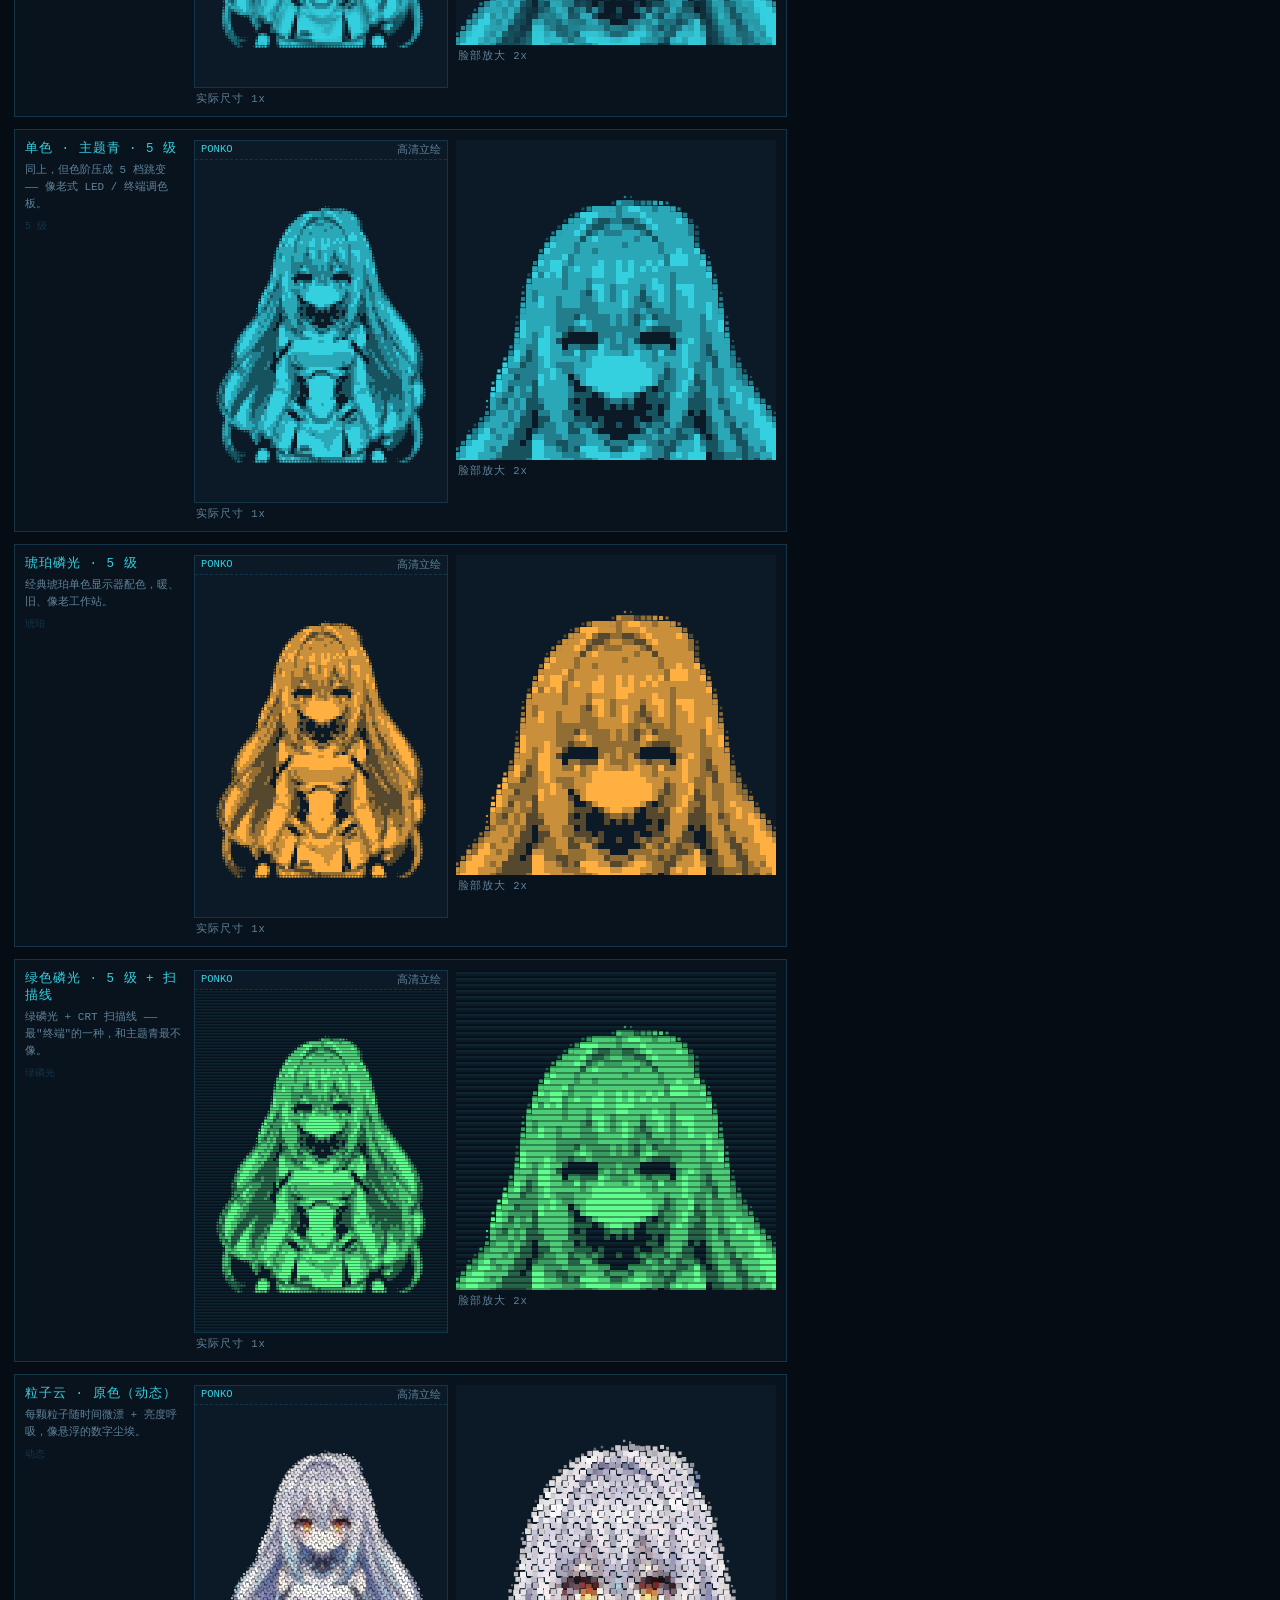
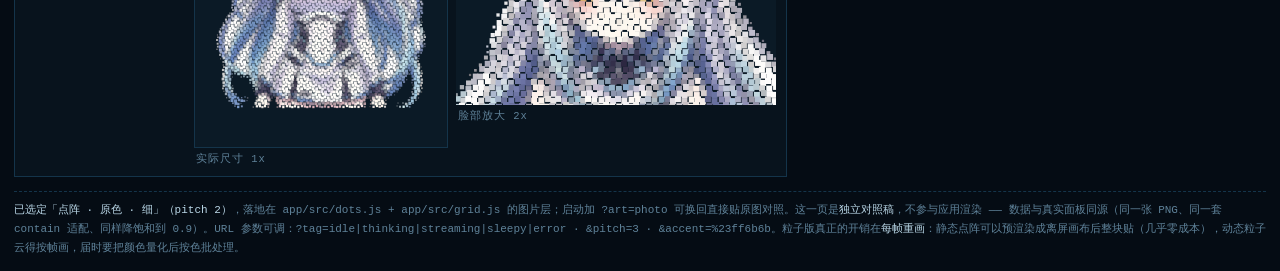
<file: mockup/particles.html>
<!DOCTYPE html>
<!-- Ponko-HUD · (c) 2026 visitor257 · MIT License · github.com/visitor257/Ponko-HUD -->
<html lang="zh-CN">
<head>
<meta charset="utf-8">
<title>PONKO-HUD · 立绘粒子化对照</title>
<style>
  *{box-sizing:border-box}
  :root{
    --bg:#050c14; --panel:#0b1a26; --line:#14344a; --line-soft:#0f2436;
    --accent:#35d0e0; --text:#b9d6e6; --dim:#5f8299;
    --font:"Cascadia Mono","JetBrains Mono",Consolas,"Microsoft YaHei",monospace;
  }
  body{margin:0;background:var(--bg);color:var(--text);font-family:var(--font);
       font-size:13px;padding:14px;-webkit-font-smoothing:antialiased}
  h1{font-size:15px;margin:0 0 5px;letter-spacing:2px;font-weight:600}
  h1 b{background:var(--accent);color:#04141a;padding:0 6px;margin-right:8px}
  .sub{color:var(--dim);font-size:12px;margin-bottom:12px;line-height:1.6}
  .sub code{color:var(--text)}
  .cards{display:flex;flex-wrap:wrap;gap:12px}
  .card{border:1px solid var(--line);background:rgba(11,26,38,.55);padding:10px;
        display:flex;gap:11px;align-items:flex-start}
  .lab{width:158px;flex:none}
  .lab .n{color:var(--accent);font-size:12.5px;letter-spacing:1px;margin-bottom:5px}
  .lab .d{color:var(--dim);font-size:11px;line-height:1.55;margin-bottom:6px}
  .lab .k{color:var(--line);font-size:10px}
  .lab .pick{background:var(--accent);color:#04141a;font-size:10px;letter-spacing:1px;
             padding:0 5px;margin-left:4px;vertical-align:1px}
  .shot{display:flex;gap:8px;align-items:flex-start}
  .col{display:flex;flex-direction:column;gap:4px}
  .cap{font-size:10.5px;color:var(--dim);letter-spacing:1px;padding-left:2px}
  canvas{display:block}
  .chrome{border:1px solid var(--line);background:var(--panel)}
  .bar{font-size:10.5px;color:var(--accent);border-bottom:1px dashed var(--line);
       padding:2px 6px;display:flex;justify-content:space-between;gap:20px}
  .bar span{color:var(--dim)}
  .foot{margin-top:14px;color:var(--dim);font-size:11px;line-height:1.7;
        border-top:1px dashed var(--line);padding-top:9px}
  .foot b{color:var(--text);font-weight:400}
</style>
</head>
<body>
<h1><b>▚</b>立绘粒子化对照</h1>
<div class="sub" id="sub"></div>
<div class="cards" id="cards"></div>
<div class="foot" id="foot"></div>
<script>
const P = new URLSearchParams(location.search);
const W = 252, H = 342;                       // 立绘区像素（28 格 x 19 行，与角色面板一致）
const PANEL = [11, 26, 38];                   // theme.panel
const ACCENT = hex2rgb(P.get('accent') || '#35d0e0');
const TAG = P.get('tag') || 'idle';
const PITCH = Math.max(2, parseInt(P.get('pitch') || '3', 10));
const SAT = 0.9;                              // 与 char.js 的 ART_SAT 一致

const CROP = { x: 46, y: 18, w: 160, h: 160 }; // 脸部放大窗
const ZOOM = 2;

function hex2rgb(h) {
  h = String(h).trim().replace('#', '');
  return [parseInt(h.substr(0, 2), 16) || 0, parseInt(h.substr(2, 2), 16) || 0, parseInt(h.substr(4, 2), 16) || 0];
}
const rgb = (c) => `rgb(${c[0] | 0},${c[1] | 0},${c[2] | 0})`;
const mix = (a, b, t) => [a[0] + (b[0] - a[0]) * t, a[1] + (b[1] - a[1]) * t, a[2] + (b[2] - a[2]) * t];
function desat(c, k) { const l = 0.299 * c[0] + 0.587 * c[1] + 0.114 * c[2]; return mix([l, l, l], c, k); }

function loadImage(src) {
  return new Promise((res, rej) => { const i = new Image(); i.onload = () => res(i); i.onerror = rej; i.src = src; });
}

/** 与 grid.js 的 _drawImages 同款 contain 适配：算出来的是"图片实际落在盒子里的位置" */
function fitContain(iw, ih, w, h) {
  const s = Math.min(w / iw, h / ih);
  const dw = iw * s, dh = ih * s;
  return { dx: (w - dw) / 2, dy: (h - dh) / 2, dw, dh, s };
}

/** 把原图光栅化到立绘区尺寸，取出 RGBA */
function raster(img) {
  const off = document.createElement('canvas');
  off.width = W; off.height = H;
  const c = off.getContext('2d', { willReadFrequently: true });
  c.imageSmoothingQuality = 'high';
  const f = fitContain(img.width, img.height, W, H);
  c.drawImage(img, f.dx, f.dy, f.dw, f.dh);
  return { data: c.getImageData(0, 0, W, H).data, fit: f };
}

/**
 * 按 pitch x pitch 分块采样：每块得到 {x,y,颜色,明度,覆盖率}
 *
 * ⚠️ 两个量别混用（第一版就栽在这）：
 *   cov = 平均不透明度 —— 只反映**轮廓边缘**。色块内部恒为 1，
 *         拿它当亮度会得到一坨纯色剪影（单色版第一版就是个大色团）。
 *   lum = 颜色的感知明度 —— 单色/终端风要靠它出层次。
 * 同时返回 lum 的 3%/97% 分位，供单色模式做对比度拉伸（原画明度范围很窄）。
 */
function blocks(data, pitch) {
  const pts = [];
  for (let by = 0; by < H; by += pitch) {
    for (let bx = 0; bx < W; bx += pitch) {
      let r = 0, g = 0, b = 0, a = 0, n = 0;
      const y1 = Math.min(by + pitch, H), x1 = Math.min(bx + pitch, W);
      for (let y = by; y < y1; y++) {
        for (let x = bx; x < x1; x++) {
          const i = (y * W + x) * 4;
          const al = data[i + 3] / 255;
          if (al <= 0) continue;
          r += data[i] * al; g += data[i + 1] * al; b += data[i + 2] * al;
          a += al; n++;
        }
      }
      if (!n) continue;
      const area = (x1 - bx) * (y1 - by);
      const cov = a / area;                       // 平均不透明度 = 覆盖率
      if (cov < 0.04) continue;                   // 太淡的块直接丢，避免拖一层灰雾
      const c = desat([r / a, g / a, b / a], SAT);
      pts.push({
        x: bx, y: by, c, cov: Math.min(1, cov),
        lum: (0.299 * c[0] + 0.587 * c[1] + 0.114 * c[2]) / 255,
        ph: (bx * 12.9898 + by * 78.233) % 6.283, // 每颗粒子的相位（稳定伪随机）
      });
    }
  }
  const sorted = pts.map((p) => p.lum).sort((a, b) => a - b);
  const at = (q) => sorted.length ? sorted[Math.min(sorted.length - 1, Math.max(0, Math.round(q * (sorted.length - 1))))] : 0;
  return { pts, lo: at(0.03), hi: at(0.97) };
}

// ── 各种画法 ─────────────────────────────────────────────
// 三种"磷光"色：主题青、琥珀、绿 —— 后两种是终端显示器的经典色。
const PHOS = {
  cyan: ACCENT,                 // 跟 ?accent= 走
  amber: [255, 176, 64],
  green: [96, 255, 140],
};

function paintDots(ctx, bl, o) {
  const pitch = o.pitch || PITCH;
  const range = Math.max(0.05, o.hi - o.lo);
  const hiC = o.hue || PHOS.cyan;
  for (const p of bl.pts) {
    let cov = p.cov, jx = 0, jy = 0;
    if (o.dust) {
      // 抖幅要克制：pitch 的 1/5 上下。第一版给了 0.42 倍**外加**逐粒亮度呼吸，
      // 2x 放大后就是一片噪点 —— 粒子要"浮"，不是"炸"。
      // 抖动量按相位错开即可，别再动点的大小，否则轮廓会散。
      jx = Math.sin(o.t * 1.5 + p.ph) * (pitch * 0.18);
      jy = Math.cos(o.t * 1.1 + p.ph * 1.7) * (pitch * 0.18);
    }
    if (cov < 0.06) continue;

    let col;
    if (o.mode === 'mono') {
      // 亮度取自颜色明度并拉伸；levels 让色阶跳变，出 LED / 终端调色板的台阶感
      let tone = Math.min(1, Math.max(0, (p.lum - o.lo) / range));
      if (o.levels) tone = Math.round(tone * (o.levels - 1)) / (o.levels - 1);
      tone = Math.pow(tone, o.gamma || 0.85);
      col = mix(PANEL, hiC, tone);
    } else {
      col = o.bright ? mix(PANEL, p.c, 0.45 + 0.55 * p.cov) : p.c;
    }
    ctx.fillStyle = rgb(col);
    if (o.shape === 'circle') {
      const rad = (pitch / 2) * (0.30 + 0.70 * cov);
      ctx.beginPath();
      ctx.arc(p.x + pitch / 2 + jx, p.y + pitch / 2 + jy, rad, 0, 6.2832);
      ctx.fill();
    } else {
      const s = pitch * (0.30 + 0.70 * cov);
      const d = (pitch - s) / 2;
      ctx.fillRect(p.x + d + jx, p.y + d + jy, s, s);
    }
  }
}

/** 全部点阵变体共用的入口（扫描线是可选项） */
const dotPaint = (ctx, s, o) => { paintDots(ctx, s.bl, o); if (o.scan) paintScan(ctx); };

function paintScan(ctx) {
  ctx.fillStyle = 'rgba(0,0,0,.34)';
  for (let y = 0; y < H; y += 3) ctx.fillRect(0, y, W, 1);
  ctx.fillStyle = 'rgba(53,208,224,.05)';
  for (let y = 1; y < H; y += 3) ctx.fillRect(0, y, W, 1);
}

// ── 变体表 ───────────────────────────────────────────────
const VARIANTS = [
  { id: 'ref', n: '原图（当前实现）', d: 'drawImage 直接贴 —— 现状基准，不经过任何采样。',
    paint: (ctx, s) => { if (s.art) ctx.drawImage(s.art, s.fit.dx, s.fit.dy, s.fit.dw, s.fit.dh); },
    note: '基准' },
  { id: 'dot2', n: '点阵 · 原色 · 细', d: '方点，边长随覆盖率；保留原画配色。点距最小，细节最多。',
    paint: dotPaint, cfg: { pitch: 2 }, note: 'pitch 2', pick: true },
  { id: 'dot4', n: '点阵 · 原色 · 粗', d: '同左，点距翻倍 —— 颗粒更明显，远看轮廓更硬。',
    paint: dotPaint, cfg: { pitch: 4 }, note: 'pitch 4' },
  { id: 'mono', n: '单色 · 主题青（连续）', d: '明度映射到主题色（拉伸到 3%~97% 分位）。终端味最重的一种。',
    paint: dotPaint, cfg: { mode: 'mono' }, note: '单色' },
  { id: 'monoLv', n: '单色 · 主题青 · 5 级', d: '同上，但色阶压成 5 档跳变 —— 像老式 LED / 终端调色板。',
    paint: dotPaint, cfg: { mode: 'mono', levels: 5 }, note: '5 级' },
  { id: 'amber', n: '琥珀磷光 · 5 级', d: '经典琥珀单色显示器配色，暖、旧、像老工作站。',
    paint: dotPaint, cfg: { mode: 'mono', levels: 5, hue: PHOS.amber }, note: '琥珀' },
  { id: 'green', n: '绿色磷光 · 5 级 + 扫描线', d: '绿磷光 + CRT 扫描线 —— 最"终端"的一种，和主题青最不像。',
    paint: dotPaint, cfg: { mode: 'mono', levels: 5, hue: PHOS.green, scan: true }, note: '绿磷光' },
  { id: 'dust', n: '粒子云 · 原色（动态）', d: '每颗粒子随时间微漂 + 亮度呼吸，像悬浮的数字尘埃。',
    paint: dotPaint, cfg: { dust: true }, anim: true, note: '动态' },
];

(async function () {
  // 素材地址：正常走项目相对路径；被"内联版"生成器包过时走 data URI
  // （内置预览只托管 HTML 所在目录，相对路径会 404 → 画布全空）
  const img = await loadImage((window.__ART && window.__ART[TAG]) || `../characters/ponko/src/${TAG}.png`);
  const { data, fit } = raster(img);
  const blCache = new Map();
  const getBl = (p) => { if (!blCache.has(p)) blCache.set(p, blocks(data, p)); return blCache.get(p); };
  const base = getBl(PITCH);

  document.getElementById('sub').innerHTML =
    `素材 <code>characters/ponko/src/${TAG}.png</code> · 原图 ${img.width}x${img.height} · ` +
    `立绘区 <code>${W}x${H}</code>（contain 后 ${fit.dw.toFixed(0)}x${fit.dh.toFixed(0)}）· ` +
    `点距 <code>${PITCH}px</code> · 采样块 <code>${base.pts.length}</code> 个 · 明度区间 <code>${base.lo.toFixed(2)}~${base.hi.toFixed(2)}</code> · 单色基准 <code>${P.get('accent') || '#35d0e0'}</code>`;

  const cards = document.getElementById('cards');
  const anims = [];

  for (const v of VARIANTS) {
    const cfg = v.cfg || {};
    const pitch = cfg.pitch || PITCH;
    const scene = { art: img, fit, bl: getBl(pitch) };

    const card = document.createElement('div');
    card.className = 'card';
    card.innerHTML =
      `<div class="lab"><div class="n">${v.n}${v.pick ? ' <span class="pick">已选定</span>' : ''}</div>` +
      `<div class="d">${v.d}</div><div class="k">${v.note}</div></div>`;

    const shot = document.createElement('div');
    shot.className = 'shot';

    // 1x —— 套上面板外框，按真实尺寸看
    const colA = document.createElement('div');
    colA.className = 'col';
    const chrome = document.createElement('div');
    chrome.className = 'chrome';
    chrome.innerHTML = `<div class="bar">PONKO<span>高清立绘</span></div>`;
    const cA = document.createElement('canvas');
    cA.width = W; cA.height = H; cA.style.width = W + 'px'; cA.style.height = H + 'px';
    chrome.appendChild(cA);
    colA.appendChild(chrome);
    colA.insertAdjacentHTML('beforeend', '<div class="cap">实际尺寸 1x</div>');

    // 2x —— 脸部放大
    const colB = document.createElement('div');
    colB.className = 'col';
    const cB = document.createElement('canvas');
    cB.width = CROP.w * ZOOM; cB.height = CROP.h * ZOOM;
    cB.style.width = CROP.w * ZOOM + 'px'; cB.style.height = CROP.h * ZOOM + 'px';
    colB.appendChild(cB);
    colB.insertAdjacentHTML('beforeend', '<div class="cap">脸部放大 2x</div>');

    shot.appendChild(colA); shot.appendChild(colB);
    card.appendChild(shot);
    cards.appendChild(card);

    const paint = (t) => {
      [[cA, null], [cB, CROP]].forEach(([cv, crop]) => {
        const ctx = cv.getContext('2d');
        ctx.setTransform(1, 0, 0, 1, 0, 0);
        ctx.fillStyle = rgb(PANEL); ctx.fillRect(0, 0, cv.width, cv.height);
        ctx.save();
        if (crop) {
          ctx.beginPath(); ctx.rect(0, 0, cv.width, cv.height); ctx.clip();
          ctx.setTransform(ZOOM, 0, 0, ZOOM, -crop.x * ZOOM, -crop.y * ZOOM);
        }
        v.paint(ctx, scene, { ...cfg, t: t || 0, pitch, lo: scene.bl.lo, hi: scene.bl.hi });
        ctx.restore();
      });
    };

    paint(0);
    if (v.anim) anims.push(paint);
  }

  // 给无头截图脚本的就绪标志（Node 侧轮询它，别用固定 sleep）
  window.__info = {
    tag: TAG, pitch: PITCH, blocks: base.pts.length, lum: [base.lo, base.hi],
    variants: VARIANTS.length, canvases: document.querySelectorAll('canvas').length,
    art: `${img.width}x${img.height}`,
  };
  window.__ready = true;

  document.getElementById('foot').innerHTML =
    `<b>已选定「点阵 · 原色 · 细」（pitch 2）</b>，落地在 <code>app/src/dots.js</code> + <code>app/src/grid.js</code> 的图片层；` +
    `启动加 <code>?art=photo</code> 可换回直接贴原图对照。` +
    `这一页是<b>独立对照稿</b>，不参与应用渲染 —— 数据与真实面板同源（同一张 PNG、同一套 contain 适配、同样降饱和到 ${SAT}）。` +
    `URL 参数可调：<code>?tag=idle|thinking|streaming|sleepy|error</code> · <code>&pitch=3</code> · <code>&accent=%23ff6b6b</code>。` +
    `粒子版真正的开销在<b>每帧重画</b>：静态点阵可以预渲染成离屏画布后整块贴（几乎零成本），动态粒子云得按帧画，届时要把颜色量化后按色批处理。`;

  if (anims.length) {
    const t0 = performance.now();
    (function loop(now) {
      const t = (now - t0) / 1000;
      for (const a of anims) a(t);
      requestAnimationFrame(loop);
    })(t0);
  }
})();
</script>
</body>
</html>
</file>
